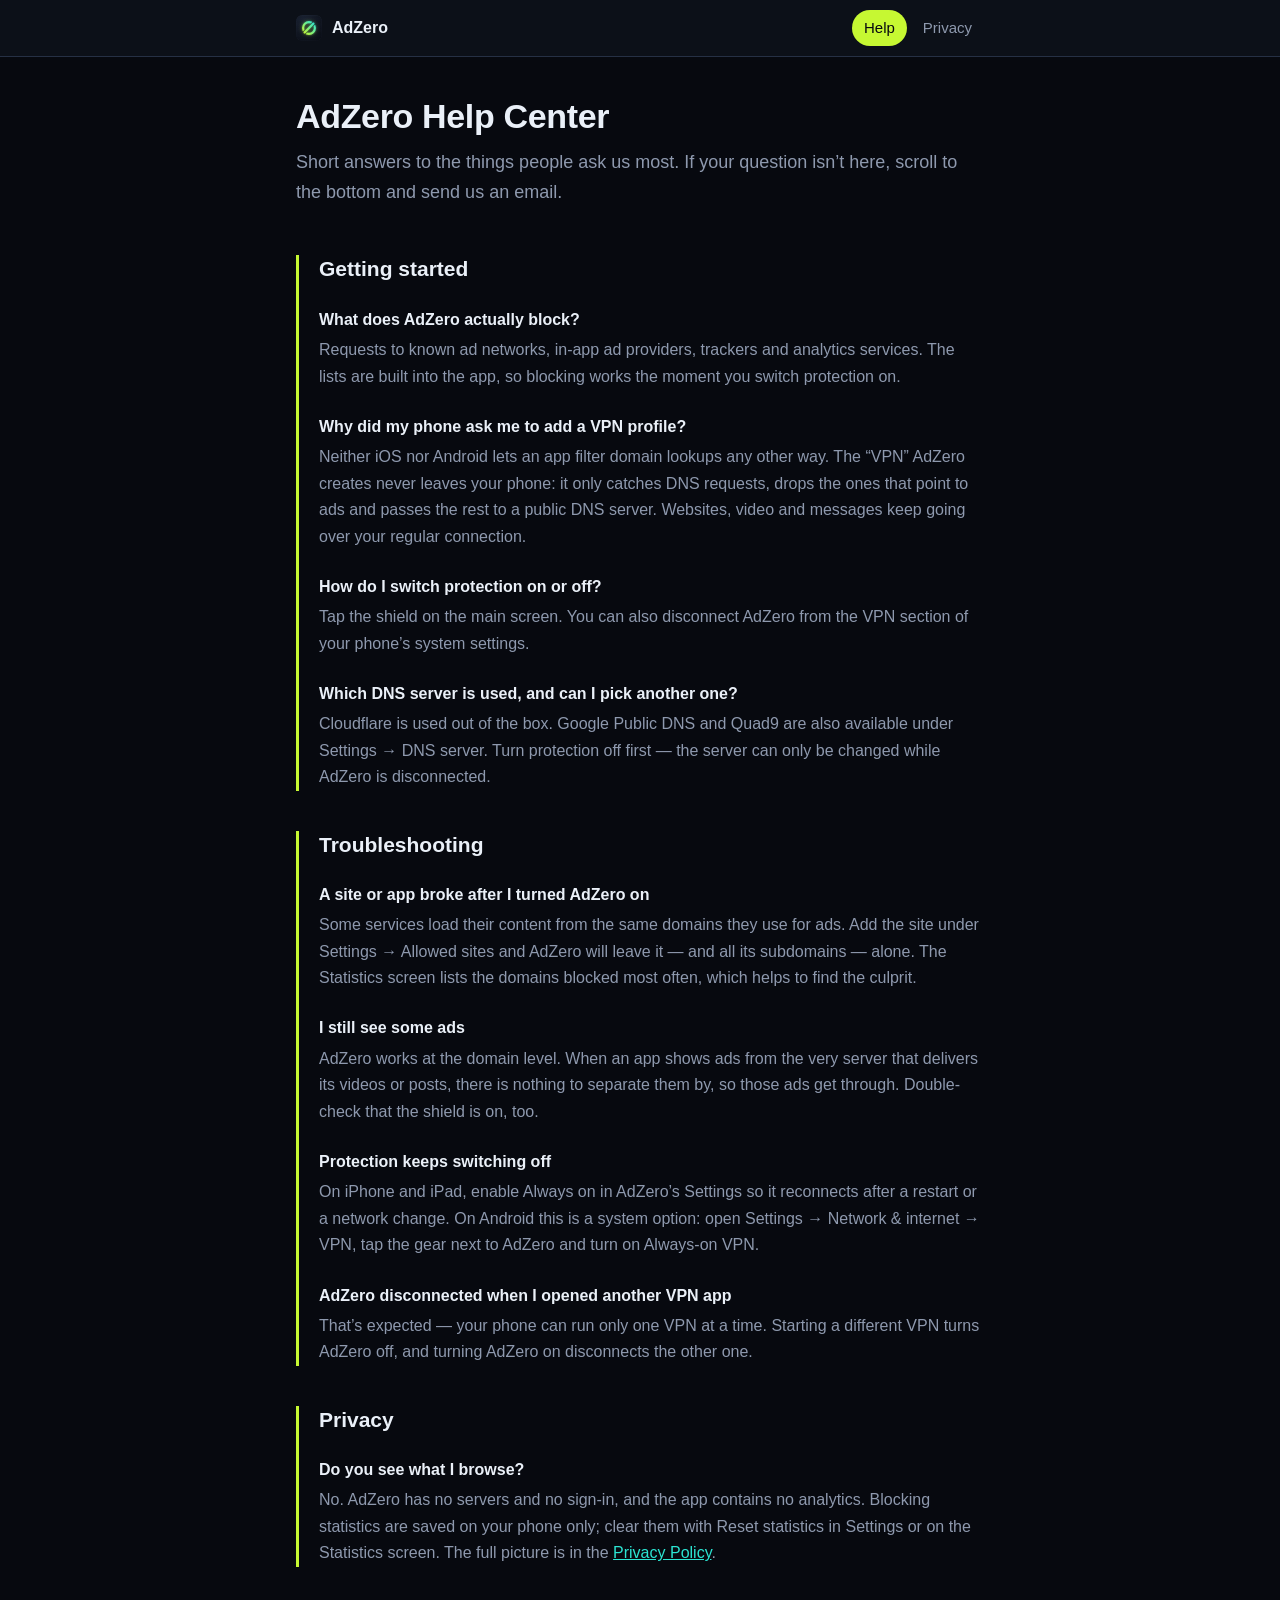
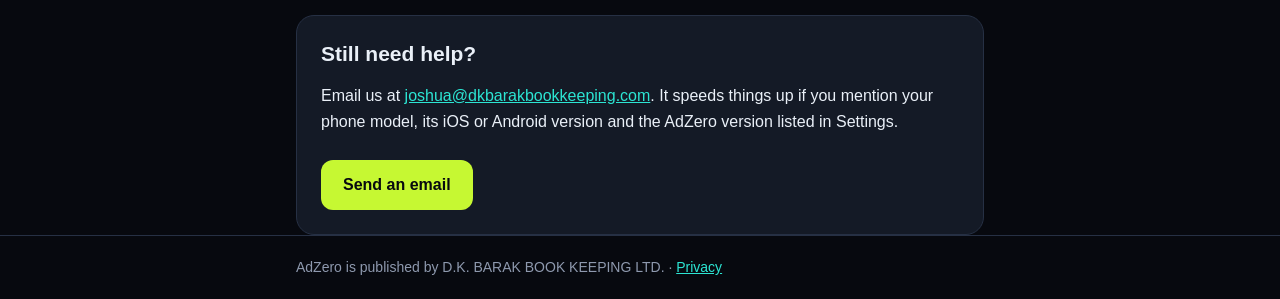
<file: index.html>
<!doctype html>
<html lang="en">
<head>
  <meta charset="utf-8">
  <meta name="viewport" content="width=device-width, initial-scale=1">
  <title>AdZero Help Center</title>
  <meta name="description" content="Answers and contact details for AdZero, the ad blocker for iPhone, iPad and Android.">
  <link rel="icon" href="logo.svg" type="image/svg+xml">
  <link rel="stylesheet" href="style.css">
</head>
<body>
<div class="topbar">
  <div class="wrap">
    <a class="brand" href="./"><img src="logo.svg" alt="">AdZero</a>
    <nav>
      <a href="./" aria-current="page">Help</a>
      <a href="privacy/">Privacy</a>
    </nav>
  </div>
</div>

<main class="wrap">
  <section class="intro">
    <h1>AdZero Help Center</h1>
    <p class="lead">
      Short answers to the things people ask us most. If your question isn’t here, scroll to the bottom and send us an email.
    </p>
  </section>

  <section class="topic">
    <h2>Getting started</h2>

    <h3>What does AdZero actually block?</h3>
    <p>
      Requests to known ad networks, in-app ad providers, trackers and analytics services. The lists are built into the app,
      so blocking works the moment you switch protection on.
    </p>

    <h3>Why did my phone ask me to add a VPN profile?</h3>
    <p>
      Neither iOS nor Android lets an app filter domain lookups any other way. The “VPN” AdZero creates never leaves your
      phone: it only catches DNS requests, drops the ones that point to ads and passes the rest to a public DNS server.
      Websites, video and messages keep going over your regular connection.
    </p>

    <h3>How do I switch protection on or off?</h3>
    <p>
      Tap the shield on the main screen. You can also disconnect AdZero from the VPN section of your phone’s system settings.
    </p>

    <h3>Which DNS server is used, and can I pick another one?</h3>
    <p>
      Cloudflare is used out of the box. Google Public DNS and Quad9 are also available under Settings → DNS server. Turn
      protection off first — the server can only be changed while AdZero is disconnected.
    </p>
  </section>

  <section class="topic">
    <h2>Troubleshooting</h2>

    <h3>A site or app broke after I turned AdZero on</h3>
    <p>
      Some services load their content from the same domains they use for ads. Add the site under Settings → Allowed sites
      and AdZero will leave it — and all its subdomains — alone. The Statistics screen lists the domains blocked most often,
      which helps to find the culprit.
    </p>

    <h3>I still see some ads</h3>
    <p>
      AdZero works at the domain level. When an app shows ads from the very server that delivers its videos or posts, there
      is nothing to separate them by, so those ads get through. Double-check that the shield is on, too.
    </p>

    <h3>Protection keeps switching off</h3>
    <p>
      On iPhone and iPad, enable Always on in AdZero’s Settings so it reconnects after a restart or a network change. On
      Android this is a system option: open Settings → Network &amp; internet → VPN, tap the gear next to AdZero and turn on
      Always-on VPN.
    </p>

    <h3>AdZero disconnected when I opened another VPN app</h3>
    <p>
      That’s expected — your phone can run only one VPN at a time. Starting a different VPN turns AdZero off, and turning
      AdZero on disconnects the other one.
    </p>
  </section>

  <section class="topic">
    <h2>Privacy</h2>

    <h3>Do you see what I browse?</h3>
    <p>
      No. AdZero has no servers and no sign-in, and the app contains no analytics. Blocking statistics are saved on your
      phone only; clear them with Reset statistics in Settings or on the Statistics screen. The full picture is in the
      <a href="privacy/">Privacy Policy</a>.
    </p>
  </section>

  <section class="contact" id="contact">
    <h2>Still need help?</h2>
    <p>
      Email us at <a href="mailto:joshua@dkbarakbookkeeping.com">joshua@dkbarakbookkeeping.com</a>. It speeds things up if
      you mention your phone model, its iOS or Android version and the AdZero version listed in Settings.
    </p>
    <a class="button" href="mailto:joshua@dkbarakbookkeeping.com?subject=AdZero%20question">Send an email</a>
  </section>
</main>

<footer>
  <div class="wrap">
    AdZero is published by D.K. BARAK BOOK KEEPING LTD. · <a href="privacy/">Privacy</a>
  </div>
</footer>
</body>
</html>
</file>
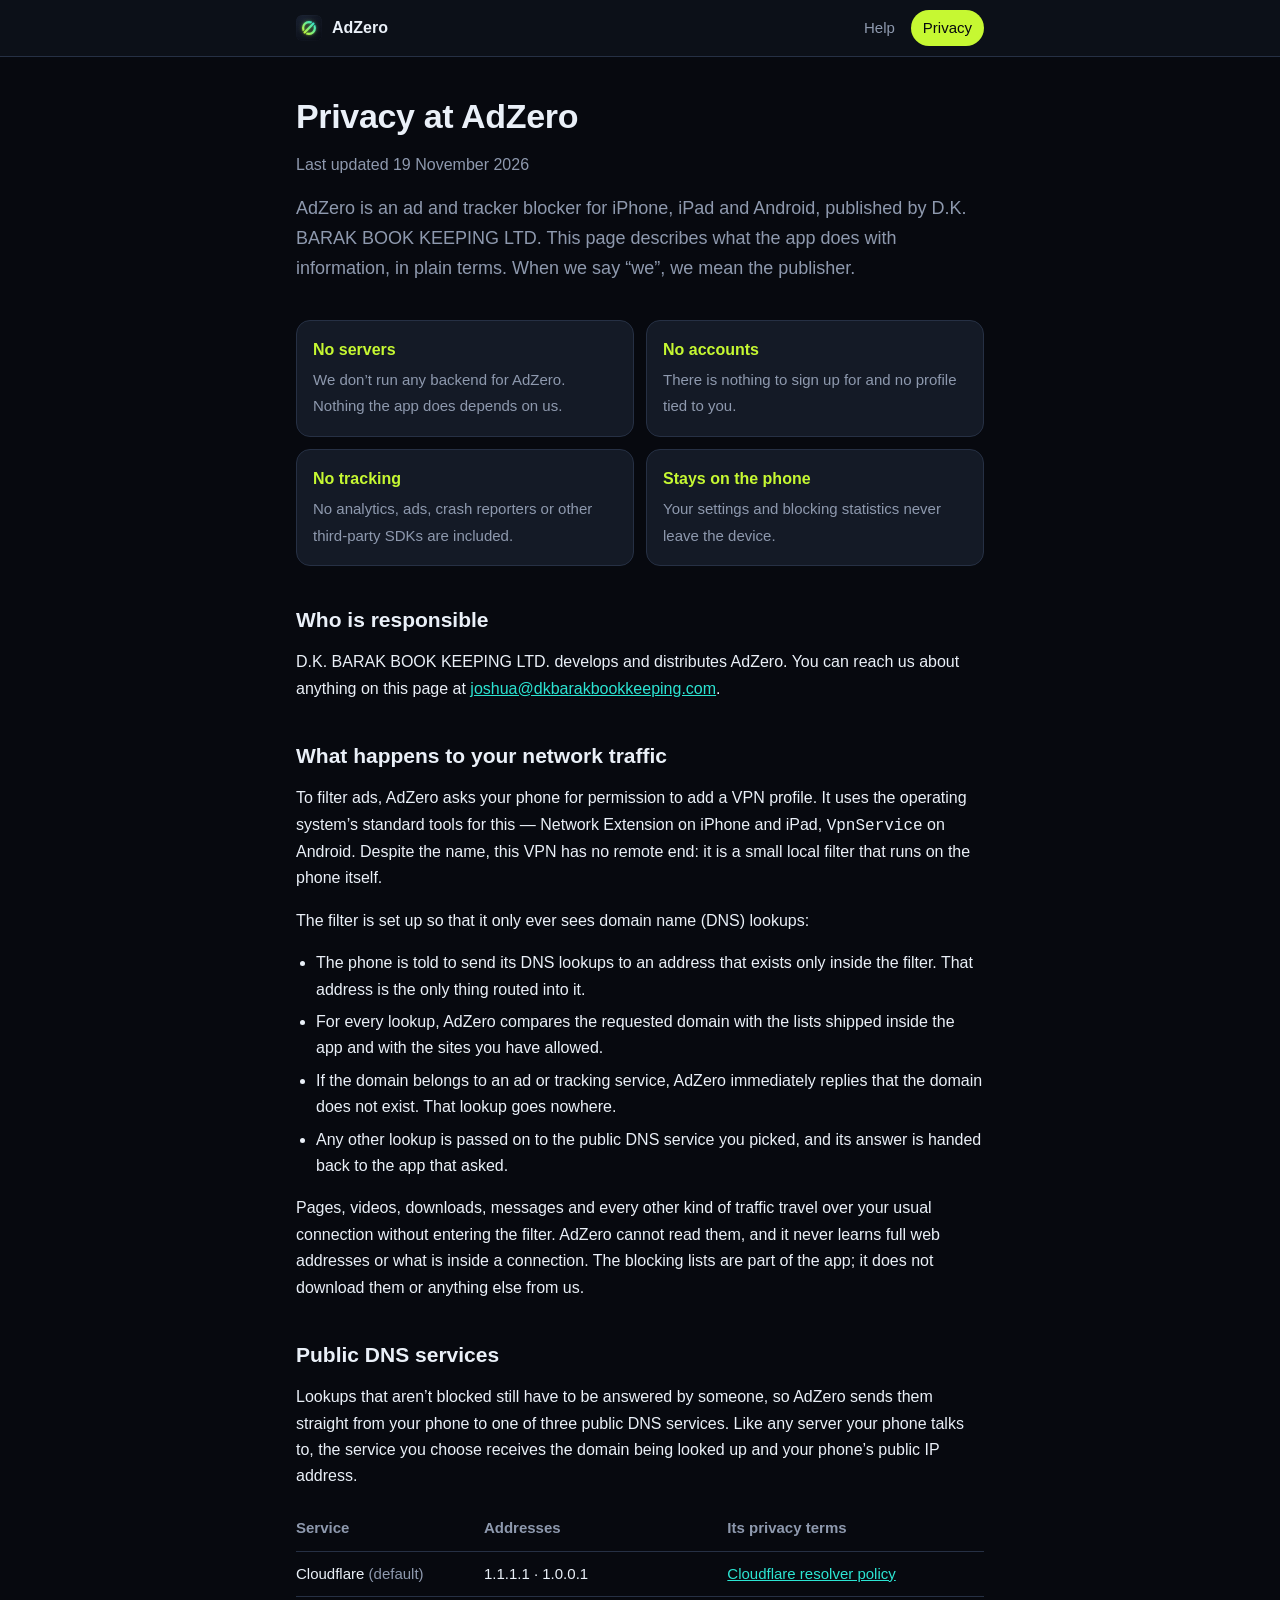
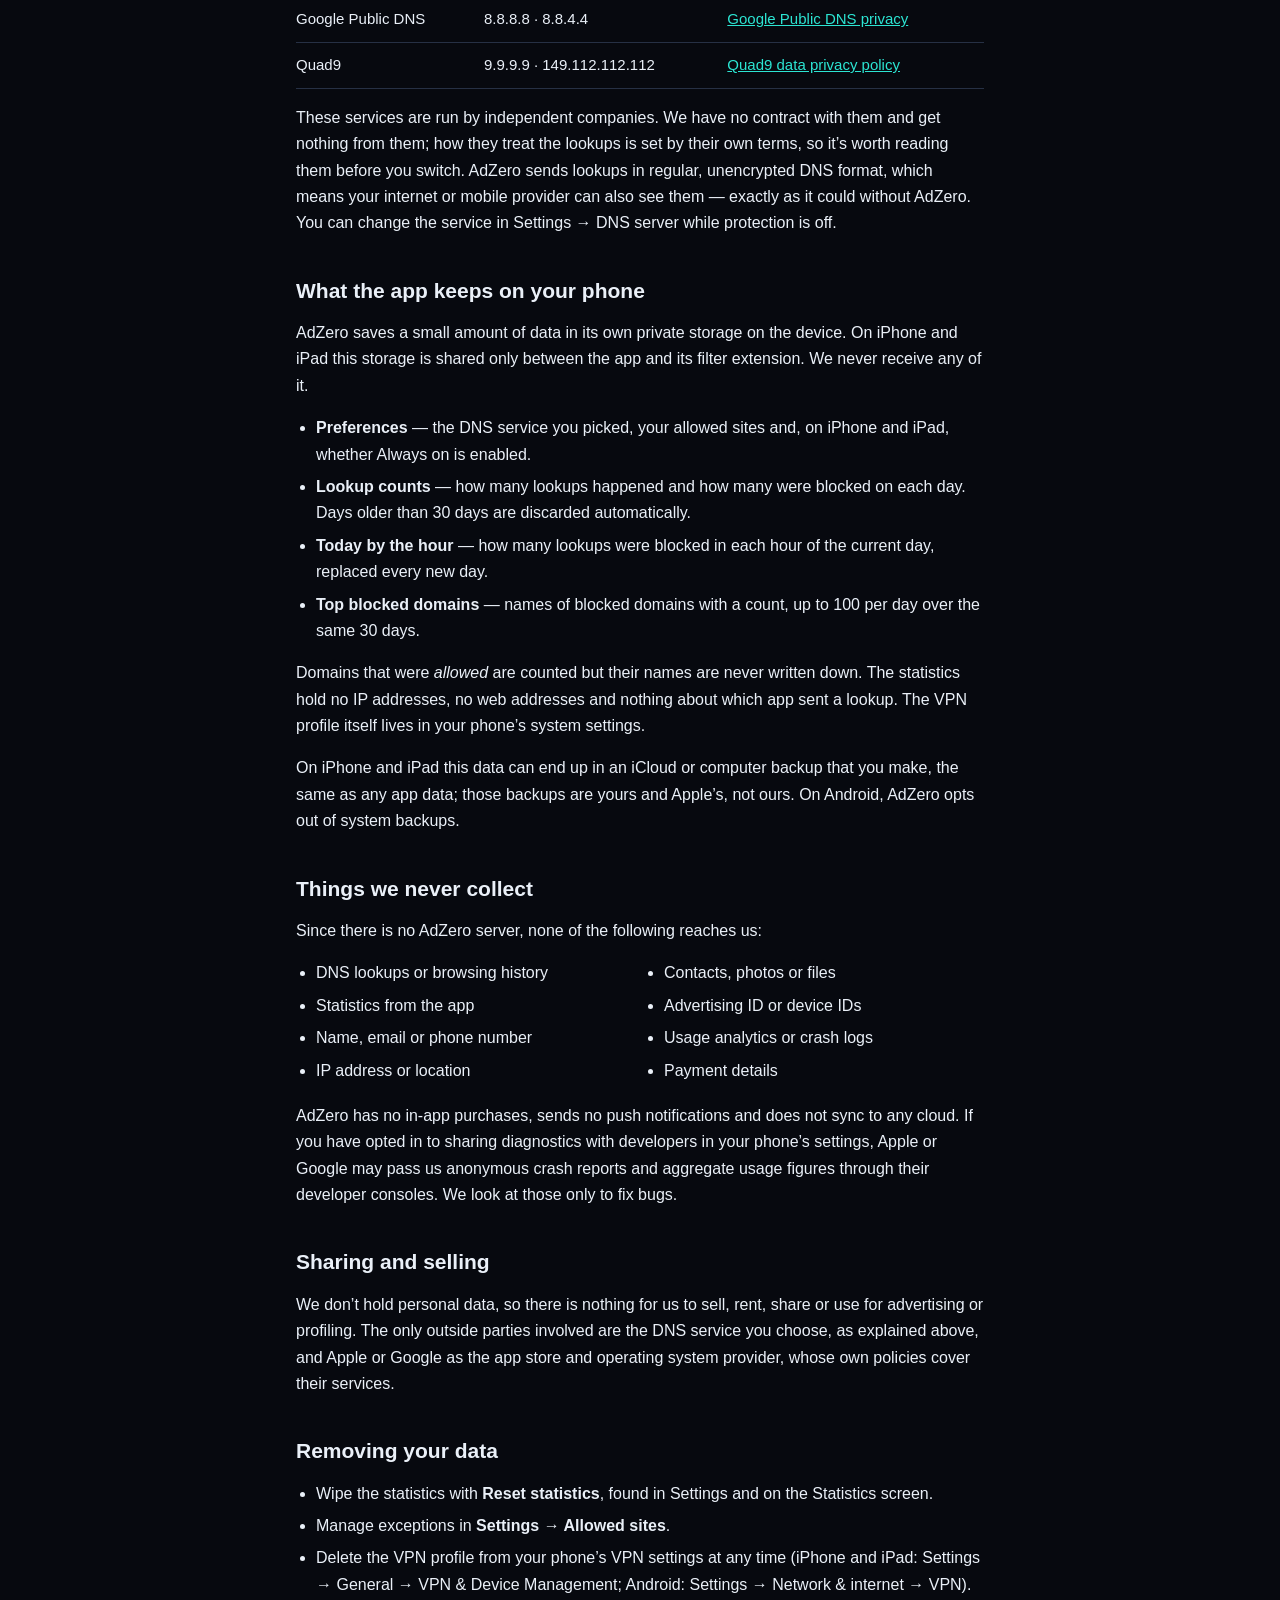
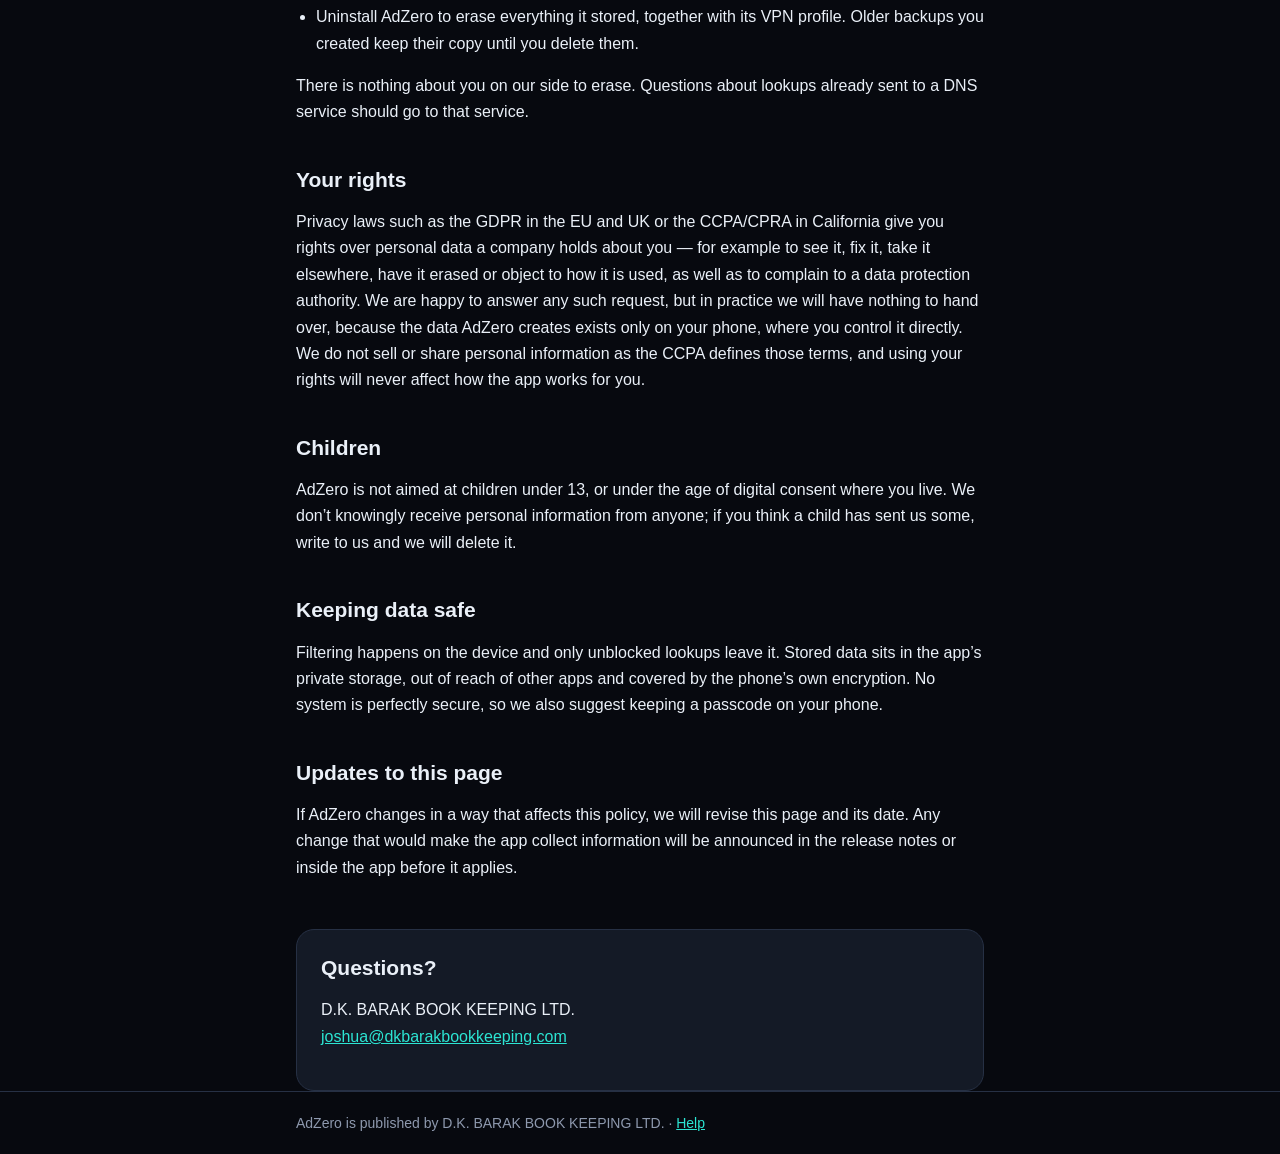
<file: privacy/index.html>
<!doctype html>
<html lang="en">
<head>
  <meta charset="utf-8">
  <meta name="viewport" content="width=device-width, initial-scale=1">
  <title>AdZero Privacy</title>
  <meta name="description" content="How AdZero handles your information on iPhone, iPad and Android.">
  <link rel="icon" href="../logo.svg" type="image/svg+xml">
  <link rel="stylesheet" href="../style.css">
</head>
<body>
<div class="topbar">
  <div class="wrap">
    <a class="brand" href="../"><img src="../logo.svg" alt="">AdZero</a>
    <nav>
      <a href="../">Help</a>
      <a href="./" aria-current="page">Privacy</a>
    </nav>
  </div>
</div>

<main class="wrap">
  <section class="intro">
    <h1>Privacy at AdZero</h1>
    <p class="muted">Last updated 19 November 2026</p>
    <p class="lead">
      AdZero is an ad and tracker blocker for iPhone, iPad and Android, published by D.K. BARAK BOOK KEEPING LTD.
      This page describes what the app does with information, in plain terms. When we say “we”, we mean the publisher.
    </p>
  </section>

  <section class="facts" aria-label="Key points">
    <div class="fact"><strong>No servers</strong><span>We don’t run any backend for AdZero. Nothing the app does depends on us.</span></div>
    <div class="fact"><strong>No accounts</strong><span>There is nothing to sign up for and no profile tied to you.</span></div>
    <div class="fact"><strong>No tracking</strong><span>No analytics, ads, crash reporters or other third-party SDKs are included.</span></div>
    <div class="fact"><strong>Stays on the phone</strong><span>Your settings and blocking statistics never leave the device.</span></div>
  </section>

  <section>
    <h2>Who is responsible</h2>
    <p>
      D.K. BARAK BOOK KEEPING LTD. develops and distributes AdZero. You can reach us about anything on this page at
      <a href="mailto:joshua@dkbarakbookkeeping.com">joshua@dkbarakbookkeeping.com</a>.
    </p>
  </section>

  <section>
    <h2>What happens to your network traffic</h2>
    <p>
      To filter ads, AdZero asks your phone for permission to add a VPN profile. It uses the operating system’s standard
      tools for this — Network Extension on iPhone and iPad, <code>VpnService</code> on Android. Despite the name, this VPN
      has no remote end: it is a small local filter that runs on the phone itself.
    </p>
    <p>The filter is set up so that it only ever sees domain name (DNS) lookups:</p>
    <ul>
      <li>The phone is told to send its DNS lookups to an address that exists only inside the filter. That address is the only thing routed into it.</li>
      <li>For every lookup, AdZero compares the requested domain with the lists shipped inside the app and with the sites you have allowed.</li>
      <li>If the domain belongs to an ad or tracking service, AdZero immediately replies that the domain does not exist. That lookup goes nowhere.</li>
      <li>Any other lookup is passed on to the public DNS service you picked, and its answer is handed back to the app that asked.</li>
    </ul>
    <p>
      Pages, videos, downloads, messages and every other kind of traffic travel over your usual connection without
      entering the filter. AdZero cannot read them, and it never learns full web addresses or what is inside a connection.
      The blocking lists are part of the app; it does not download them or anything else from us.
    </p>
  </section>

  <section>
    <h2>Public DNS services</h2>
    <p>
      Lookups that aren’t blocked still have to be answered by someone, so AdZero sends them straight from your phone to
      one of three public DNS services. Like any server your phone talks to, the service you choose receives the domain
      being looked up and your phone’s public IP address.
    </p>
    <div class="table-scroll">
      <table>
        <thead>
          <tr><th>Service</th><th>Addresses</th><th>Its privacy terms</th></tr>
        </thead>
        <tbody>
          <tr>
            <td>Cloudflare <span class="muted">(default)</span></td>
            <td>1.1.1.1 · 1.0.0.1</td>
            <td><a href="https://developers.cloudflare.com/1.1.1.1/privacy/public-dns-resolver/" rel="noopener">Cloudflare resolver policy</a></td>
          </tr>
          <tr>
            <td>Google Public DNS</td>
            <td>8.8.8.8 · 8.8.4.4</td>
            <td><a href="https://developers.google.com/speed/public-dns/privacy" rel="noopener">Google Public DNS privacy</a></td>
          </tr>
          <tr>
            <td>Quad9</td>
            <td>9.9.9.9 · 149.112.112.112</td>
            <td><a href="https://quad9.net/privacy/policy/" rel="noopener">Quad9 data privacy policy</a></td>
          </tr>
        </tbody>
      </table>
    </div>
    <p>
      These services are run by independent companies. We have no contract with them and get nothing from them; how they
      treat the lookups is set by their own terms, so it’s worth reading them before you switch. AdZero sends lookups in
      regular, unencrypted DNS format, which means your internet or mobile provider can also see them — exactly as it could
      without AdZero. You can change the service in Settings → DNS server while protection is off.
    </p>
  </section>

  <section>
    <h2>What the app keeps on your phone</h2>
    <p>
      AdZero saves a small amount of data in its own private storage on the device. On iPhone and iPad this storage is
      shared only between the app and its filter extension. We never receive any of it.
    </p>
    <ul>
      <li><strong>Preferences</strong> — the DNS service you picked, your allowed sites and, on iPhone and iPad, whether Always on is enabled.</li>
      <li><strong>Lookup counts</strong> — how many lookups happened and how many were blocked on each day. Days older than 30 days are discarded automatically.</li>
      <li><strong>Today by the hour</strong> — how many lookups were blocked in each hour of the current day, replaced every new day.</li>
      <li><strong>Top blocked domains</strong> — names of blocked domains with a count, up to 100 per day over the same 30 days.</li>
    </ul>
    <p>
      Domains that were <em>allowed</em> are counted but their names are never written down. The statistics hold no IP
      addresses, no web addresses and nothing about which app sent a lookup. The VPN profile itself lives in your phone’s
      system settings.
    </p>
    <p>
      On iPhone and iPad this data can end up in an iCloud or computer backup that you make, the same as any app data; those
      backups are yours and Apple’s, not ours. On Android, AdZero opts out of system backups.
    </p>
  </section>

  <section>
    <h2>Things we never collect</h2>
    <p>Since there is no AdZero server, none of the following reaches us:</p>
    <ul class="columns">
      <li>DNS lookups or browsing history</li>
      <li>Statistics from the app</li>
      <li>Name, email or phone number</li>
      <li>IP address or location</li>
      <li>Contacts, photos or files</li>
      <li>Advertising ID or device IDs</li>
      <li>Usage analytics or crash logs</li>
      <li>Payment details</li>
    </ul>
    <p>
      AdZero has no in-app purchases, sends no push notifications and does not sync to any cloud. If you have opted in to
      sharing diagnostics with developers in your phone’s settings, Apple or Google may pass us anonymous crash reports and
      aggregate usage figures through their developer consoles. We look at those only to fix bugs.
    </p>
  </section>

  <section>
    <h2>Sharing and selling</h2>
    <p>
      We don’t hold personal data, so there is nothing for us to sell, rent, share or use for advertising or profiling.
      The only outside parties involved are the DNS service you choose, as explained above, and Apple or Google as the app
      store and operating system provider, whose own policies cover their services.
    </p>
  </section>

  <section>
    <h2>Removing your data</h2>
    <ul>
      <li>Wipe the statistics with <strong>Reset statistics</strong>, found in Settings and on the Statistics screen.</li>
      <li>Manage exceptions in <strong>Settings → Allowed sites</strong>.</li>
      <li>Delete the VPN profile from your phone’s VPN settings at any time (iPhone and iPad: Settings → General → VPN &amp; Device Management; Android: Settings → Network &amp; internet → VPN).</li>
      <li>Uninstall AdZero to erase everything it stored, together with its VPN profile. Older backups you created keep their copy until you delete them.</li>
    </ul>
    <p>
      There is nothing about you on our side to erase. Questions about lookups already sent to a DNS service should go to
      that service.
    </p>
  </section>

  <section>
    <h2>Your rights</h2>
    <p>
      Privacy laws such as the GDPR in the EU and UK or the CCPA/CPRA in California give you rights over personal data a
      company holds about you — for example to see it, fix it, take it elsewhere, have it erased or object to how it is used,
      as well as to complain to a data protection authority. We are happy to answer any such request, but in practice we
      will have nothing to hand over, because the data AdZero creates exists only on your phone, where you control it
      directly. We do not sell or share personal information as the CCPA defines those terms, and using your rights will
      never affect how the app works for you.
    </p>
  </section>

  <section>
    <h2>Children</h2>
    <p>
      AdZero is not aimed at children under 13, or under the age of digital consent where you live. We don’t knowingly
      receive personal information from anyone; if you think a child has sent us some, write to us and we will delete it.
    </p>
  </section>

  <section>
    <h2>Keeping data safe</h2>
    <p>
      Filtering happens on the device and only unblocked lookups leave it. Stored data sits in the app’s private storage,
      out of reach of other apps and covered by the phone’s own encryption. No system is perfectly secure, so we also
      suggest keeping a passcode on your phone.
    </p>
  </section>

  <section>
    <h2>Updates to this page</h2>
    <p>
      If AdZero changes in a way that affects this policy, we will revise this page and its date. Any change that would
      make the app collect information will be announced in the release notes or inside the app before it applies.
    </p>
  </section>

  <section class="contact">
    <h2>Questions?</h2>
    <p>
      D.K. BARAK BOOK KEEPING LTD.<br>
      <a href="mailto:joshua@dkbarakbookkeeping.com">joshua@dkbarakbookkeeping.com</a>
    </p>
  </section>
</main>

<footer>
  <div class="wrap">
    AdZero is published by D.K. BARAK BOOK KEEPING LTD. · <a href="../">Help</a>
  </div>
</footer>
</body>
</html>
</file>
<file: style.css>
:root {
  --void: #07090F;
  --ink: #0C1018;
  --panel: #141A26;
  --line: #263044;
  --mist: #EAF0F8;
  --fog: #8E99AE;
  --volt: #C6F832;
  --aqua: #2CE5D3;
}

* { box-sizing: border-box; }

html { -webkit-text-size-adjust: 100%; }

body {
  margin: 0;
  background: var(--void);
  color: var(--mist);
  font: 16px/1.65 -apple-system, BlinkMacSystemFont, "Segoe UI", Roboto, Helvetica, Arial, sans-serif;
}

a { color: var(--aqua); }
a:hover { color: var(--volt); }

.wrap {
  max-width: 720px;
  margin: 0 auto;
  padding: 0 16px;
}

/* Top bar */

.topbar {
  position: sticky;
  top: 0;
  z-index: 1;
  background: var(--ink);
  border-bottom: 1px solid var(--line);
}

.topbar .wrap {
  display: flex;
  align-items: center;
  min-height: 56px;
}

.brand {
  display: flex;
  align-items: center;
  gap: 10px;
  color: var(--mist);
  font-weight: 700;
  text-decoration: none;
}

.brand img { width: 26px; height: 26px; border-radius: 6px; }

.topbar nav { display: flex; gap: 4px; margin-left: auto; }

.topbar nav a {
  color: var(--fog);
  text-decoration: none;
  font-size: 15px;
  padding: 6px 12px;
  border-radius: 999px;
}

.topbar nav a:hover { color: var(--mist); }
.topbar nav a[aria-current="page"] { color: var(--void); background: var(--volt); }

/* Content */

main { padding: 8px 0 56px; }

.intro { padding: 40px 0 8px; }

h1 { font-size: 34px; line-height: 1.15; margin: 0 0 12px; letter-spacing: -.01em; }
h2 { font-size: 21px; line-height: 1.3; margin: 40px 0 10px; }
h3 { font-size: 16px; margin: 24px 0 4px; }

.lead { font-size: 18px; color: var(--fog); margin: 0; }
.muted { color: var(--fog); }

ul { padding-left: 20px; }
li + li { margin-top: 6px; }

/* Help topics */

.topic {
  border-left: 3px solid var(--volt);
  padding-left: 20px;
  margin-top: 40px;
}

.topic h2 { margin-top: 0; }
.topic p { margin: 0; color: var(--fog); }

/* Privacy key points */

.facts {
  display: grid;
  grid-template-columns: repeat(2, 1fr);
  gap: 12px;
  margin-top: 28px;
}

.fact {
  background: var(--panel);
  border: 1px solid var(--line);
  border-radius: 14px;
  padding: 16px;
}

.fact strong { display: block; color: var(--volt); margin-bottom: 4px; }
.fact span { color: var(--fog); font-size: 15px; }

.columns { columns: 2; column-gap: 28px; }
.columns li { break-inside: avoid; }

.table-scroll { overflow-x: auto; margin: 16px 0; }

table { width: 100%; border-collapse: collapse; font-size: 15px; }

th, td {
  text-align: left;
  vertical-align: top;
  padding: 10px 12px 10px 0;
  border-bottom: 1px solid var(--line);
}

th { color: var(--fog); font-weight: 600; }
td:nth-child(2) { white-space: nowrap; }

/* Contact block */

.contact {
  margin-top: 48px;
  padding: 24px;
  background: var(--panel);
  border: 1px solid var(--line);
  border-radius: 18px;
}

.contact h2 { margin-top: 0; }

.button {
  display: inline-block;
  margin-top: 8px;
  padding: 12px 22px;
  border-radius: 12px;
  background: var(--volt);
  color: var(--void);
  font-weight: 700;
  text-decoration: none;
}

.button:hover { color: var(--void); opacity: .9; }

footer {
  border-top: 1px solid var(--line);
  color: var(--fog);
  font-size: 14px;
  padding: 20px 0;
}

@media (max-width: 560px) {
  h1 { font-size: 28px; }
  .facts { grid-template-columns: 1fr; }
  .columns { columns: 1; }
}
</file>
